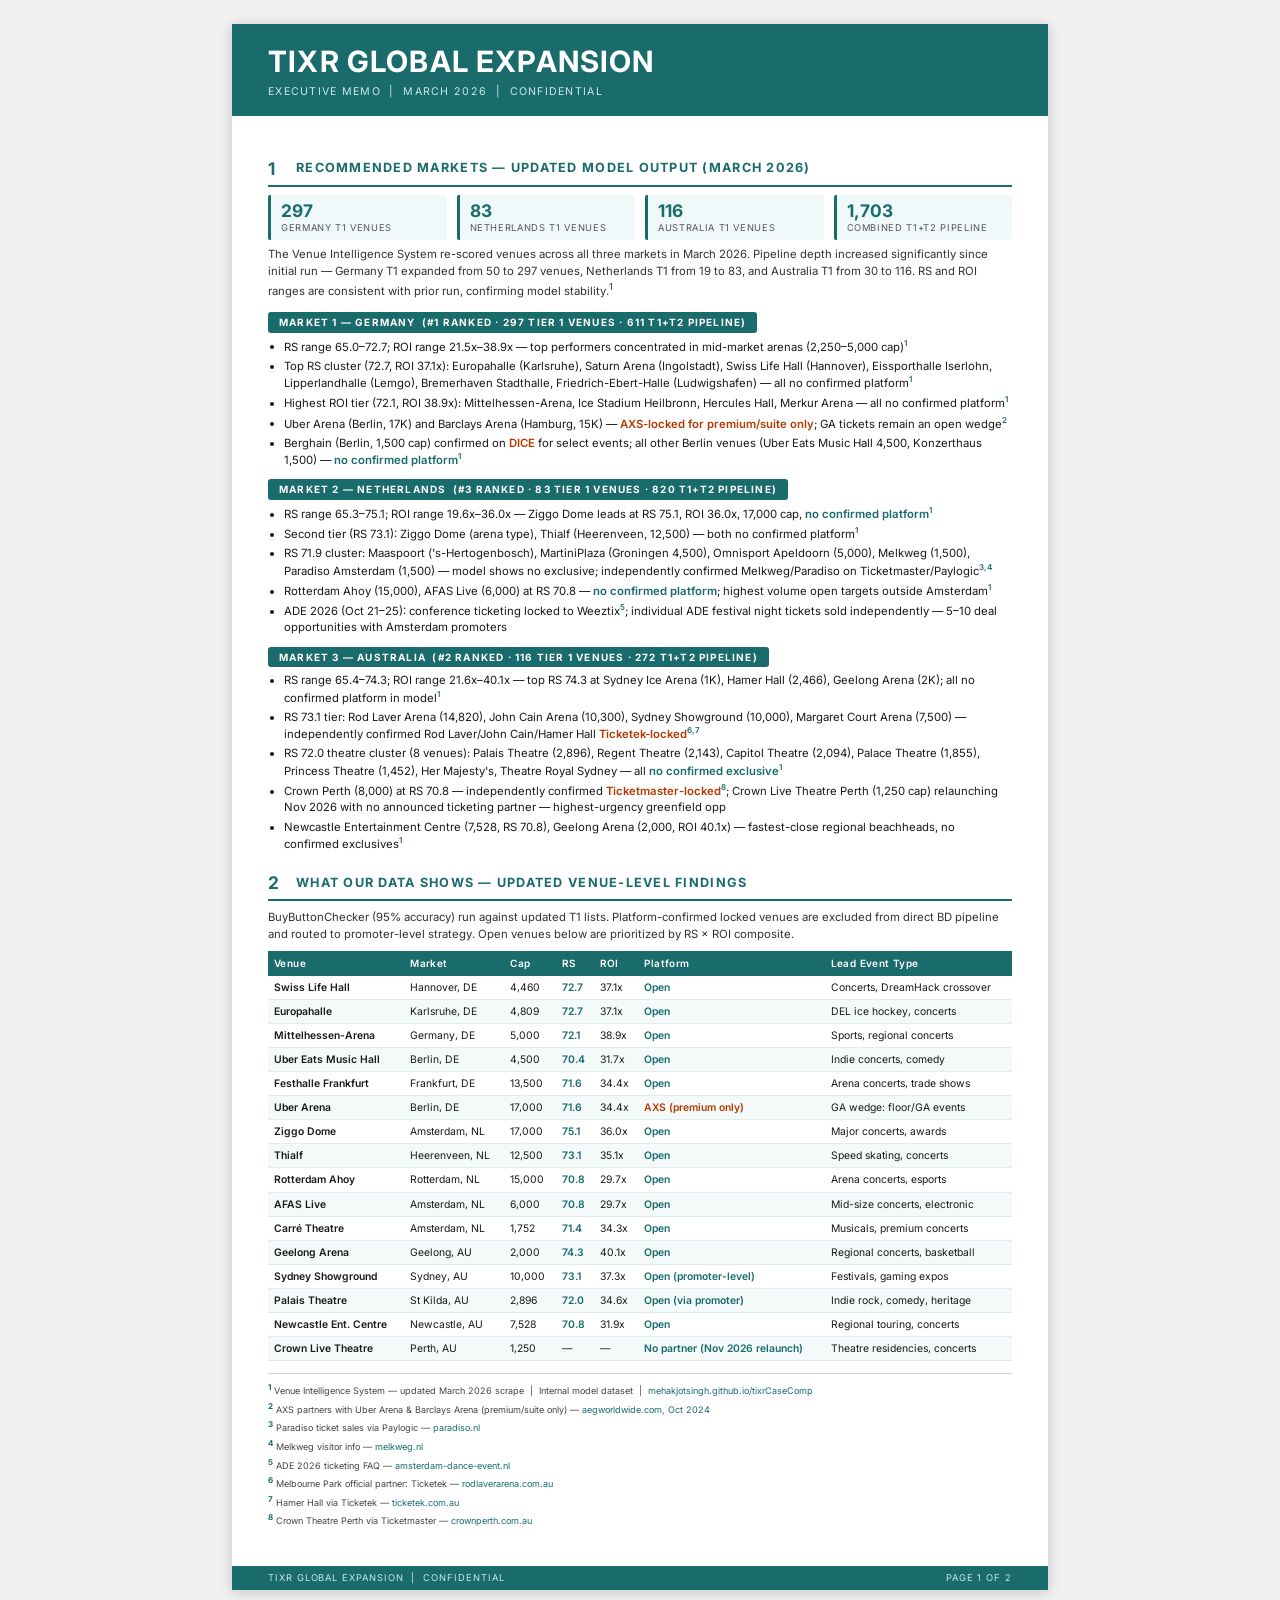
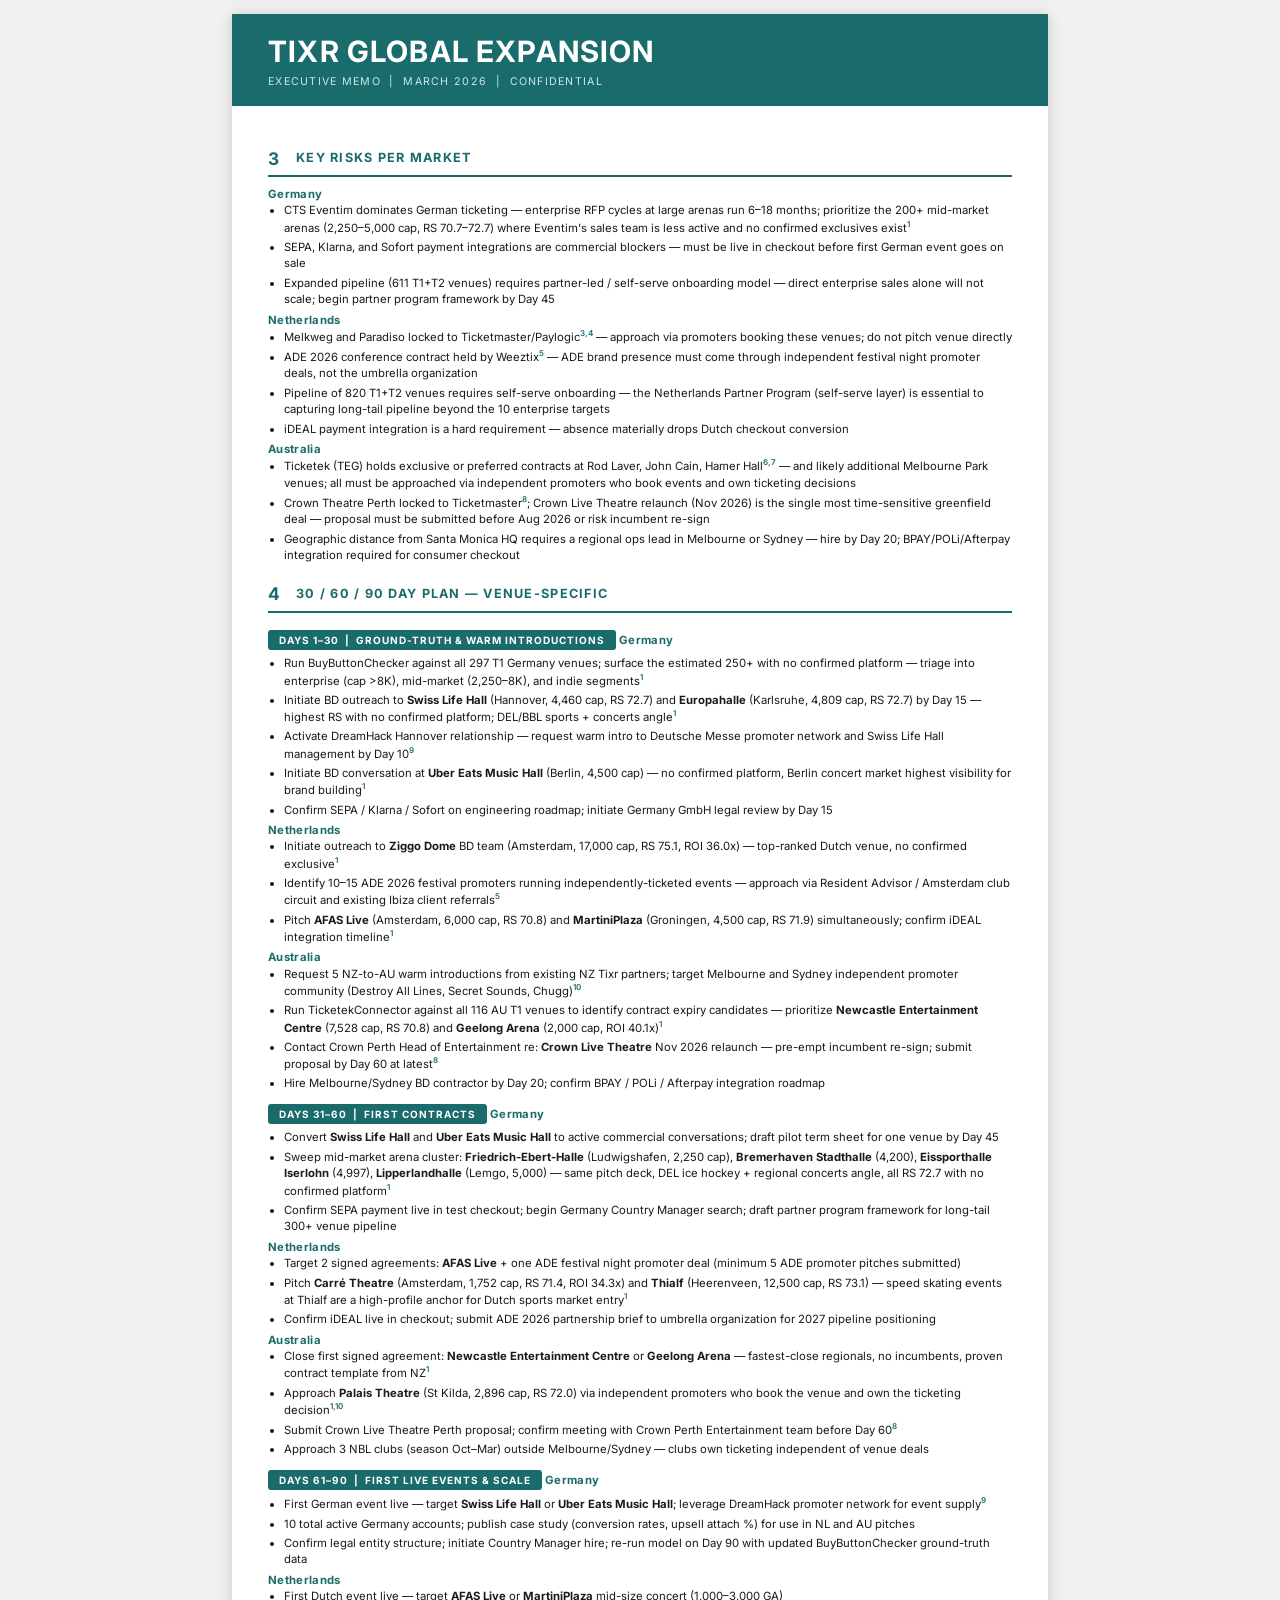
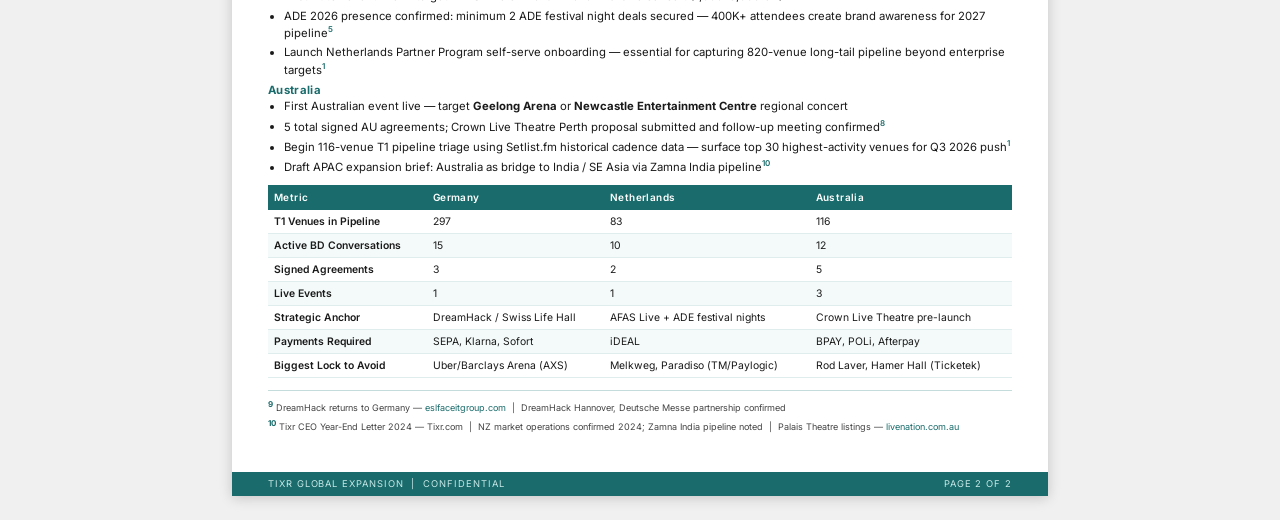
<file: tixr_venue_memo_v2.html>
<!DOCTYPE html>
<html lang="en">
<head>
<meta charset="UTF-8">
<meta name="viewport" content="width=device-width, initial-scale=1.0">
<title>Tixr Global Expansion — Venue-Specific 30/60/90 Day Memo</title>
<style>
  @import url('https://fonts.googleapis.com/css2?family=Inter:wght@300;400;500;600;700&display=swap');

  * { margin: 0; padding: 0; box-sizing: border-box; }

  body {
    font-family: 'Inter', Arial, sans-serif;
    background: #f0f0f0;
    color: #1a1a1a;
    font-size: 9pt;
    line-height: 1.45;
  }

  .page {
    width: 816px;
    min-height: 1056px;
    background: #ffffff;
    margin: 24px auto;
    padding: 0;
    box-shadow: 0 2px 12px rgba(0,0,0,0.18);
    page-break-after: always;
    position: relative;
    padding-bottom: 40px;
  }

  /* ── HEADER ── */
  .page-header {
    background: #1a6b6b;
    padding: 22px 36px 16px 36px;
  }
  .page-header h1 {
    font-size: 22pt;
    font-weight: 700;
    color: #ffffff;
    letter-spacing: 0.04em;
    line-height: 1.1;
  }
  .page-header .subtitle-bar {
    margin-top: 6px;
    font-size: 8pt;
    color: #c8e8e8;
    letter-spacing: 0.12em;
    font-weight: 400;
    text-transform: uppercase;
  }

  /* ── BODY ── */
  .page-body {
    padding: 22px 36px 20px 36px;
  }

  /* ── SECTION HEADING ── */
  .section-heading {
    display: flex;
    align-items: center;
    gap: 10px;
    margin-top: 18px;
    margin-bottom: 8px;
    border-bottom: 2px solid #1a6b6b;
    padding-bottom: 4px;
  }
  .section-heading .num {
    font-size: 13pt;
    font-weight: 700;
    color: #1a6b6b;
    min-width: 18px;
  }
  .section-heading .title {
    font-size: 9.5pt;
    font-weight: 700;
    color: #1a6b6b;
    letter-spacing: 0.10em;
    text-transform: uppercase;
  }

  /* ── MARKET PILL ── */
  .market-pill {
    display: inline-block;
    background: #1a6b6b;
    color: #ffffff;
    font-size: 7.5pt;
    font-weight: 700;
    letter-spacing: 0.12em;
    text-transform: uppercase;
    padding: 3px 11px;
    border-radius: 3px;
    margin: 8px 0 5px 0;
  }

  /* ── DAY PHASE PILL ── */
  .day-pill {
    display: inline-block;
    background: #1a6b6b;
    color: #ffffff;
    font-size: 7.5pt;
    font-weight: 700;
    letter-spacing: 0.10em;
    text-transform: uppercase;
    padding: 3px 11px;
    border-radius: 3px;
    margin: 9px 0 5px 0;
  }

  /* ── SUBHEADING ── */
  .sub-label {
    font-size: 8.5pt;
    font-weight: 700;
    color: #1a6b6b;
    margin-top: 6px;
    margin-bottom: 2px;
    letter-spacing: 0.03em;
  }

  /* ── BULLET LIST ── */
  ul {
    margin: 0 0 2px 0;
    padding-left: 16px;
  }
  ul li {
    margin-bottom: 3px;
    font-size: 8.5pt;
    color: #1a1a1a;
    line-height: 1.45;
  }
  ul li sup {
    font-size: 6pt;
    color: #1a6b6b;
    font-weight: 600;
  }

  /* ── BODY TEXT ── */
  .body-text {
    font-size: 8.5pt;
    color: #333;
    margin-bottom: 4px;
    line-height: 1.5;
  }

  /* ── DATA TABLE ── */
  table {
    width: 100%;
    border-collapse: collapse;
    margin: 8px 0 4px 0;
    font-size: 7.8pt;
  }
  thead tr { background: #1a6b6b; color: #ffffff; }
  thead th {
    padding: 5px 6px;
    text-align: left;
    font-weight: 600;
    letter-spacing: 0.04em;
    font-size: 7.5pt;
  }
  tbody tr:nth-child(even) { background: #f4fafa; }
  tbody tr:nth-child(odd)  { background: #ffffff; }
  tbody td {
    padding: 4px 6px;
    border-bottom: 1px solid #e0eded;
    vertical-align: top;
  }
  tbody td.bold { font-weight: 600; }
  tbody td.teal { color: #1a6b6b; font-weight: 600; }
  tbody td.red  { color: #b33a00; font-weight: 600; }

  /* ── FOOTER ── */
  .page-footer {
    position: absolute;
    bottom: 0;
    left: 0;
    right: 0;
    background: #1a6b6b;
    color: #c8e8e8;
    font-size: 7pt;
    letter-spacing: 0.10em;
    text-transform: uppercase;
    padding: 5px 36px;
    display: flex;
    justify-content: space-between;
    align-items: center;
  }

  /* ── FOOTNOTES ── */
  .footnotes {
    margin-top: 12px;
    padding-top: 7px;
    border-top: 1px solid #c5dcdc;
  }
  .footnotes p {
    font-size: 6.8pt;
    color: #444;
    line-height: 1.5;
    margin-bottom: 2px;
  }
  .footnotes p a { color: #1a6b6b; text-decoration: none; }
  .footnotes p sup { font-size: 6pt; color: #1a6b6b; font-weight: 700; }

  .lock { color: #b33a00; font-weight: 600; }
  .open { color: #1a6b6b; font-weight: 600; }

  /* ── STAT CALLOUT ROW ── */
  .stat-row {
    display: flex;
    gap: 10px;
    margin: 8px 0 6px 0;
  }
  .stat-box {
    flex: 1;
    background: #f0f9f9;
    border-left: 3px solid #1a6b6b;
    padding: 6px 10px;
    border-radius: 2px;
  }
  .stat-box .stat-val {
    font-size: 13pt;
    font-weight: 700;
    color: #1a6b6b;
    line-height: 1.1;
  }
  .stat-box .stat-lbl {
    font-size: 7pt;
    color: #555;
    text-transform: uppercase;
    letter-spacing: 0.07em;
    margin-top: 1px;
  }

  @media print {
    body { background: white; }
    .page { margin: 0; box-shadow: none; }
  }
</style>
</head>
<body>

<!-- PAGE 1 -->
<div class="page">
  <div class="page-header">
    <h1>TIXR GLOBAL EXPANSION</h1>
    <div class="subtitle-bar">Executive Memo &nbsp;|&nbsp; March 2026 &nbsp;|&nbsp; Confidential</div>
  </div>

  <div class="page-body">

    <!-- SECTION 1 -->
    <div class="section-heading">
      <span class="num">1</span>
      <span class="title">Recommended Markets — Updated Model Output (March 2026)</span>
    </div>

    <!-- Stat callouts -->
    <div class="stat-row">
      <div class="stat-box">
        <div class="stat-val">297</div>
        <div class="stat-lbl">Germany T1 Venues</div>
      </div>
      <div class="stat-box">
        <div class="stat-val">83</div>
        <div class="stat-lbl">Netherlands T1 Venues</div>
      </div>
      <div class="stat-box">
        <div class="stat-val">116</div>
        <div class="stat-lbl">Australia T1 Venues</div>
      </div>
      <div class="stat-box">
        <div class="stat-val">1,703</div>
        <div class="stat-lbl">Combined T1+T2 Pipeline</div>
      </div>
    </div>

    <p class="body-text">The Venue Intelligence System re-scored venues across all three markets in March 2026. Pipeline depth increased significantly since initial run — Germany T1 expanded from 50 to 297 venues, Netherlands T1 from 19 to 83, and Australia T1 from 30 to 116. RS and ROI ranges are consistent with prior run, confirming model stability.<sup>1</sup></p>

    <span class="market-pill">Market 1 — Germany &nbsp;(#1 Ranked · 297 Tier 1 Venues · 611 T1+T2 Pipeline)</span>
    <ul>
      <li>RS range 65.0–72.7; ROI range 21.5x–38.9x — top performers concentrated in mid-market arenas (2,250–5,000 cap)<sup>1</sup></li>
      <li>Top RS cluster (72.7, ROI 37.1x): Europahalle (Karlsruhe), Saturn Arena (Ingolstadt), Swiss Life Hall (Hannover), Eissporthalle Iserlohn, Lipperlandhalle (Lemgo), Bremerhaven Stadthalle, Friedrich-Ebert-Halle (Ludwigshafen) — all no confirmed platform<sup>1</sup></li>
      <li>Highest ROI tier (72.1, ROI 38.9x): Mittelhessen-Arena, Ice Stadium Heilbronn, Hercules Hall, Merkur Arena — all no confirmed platform<sup>1</sup></li>
      <li>Uber Arena (Berlin, 17K) and Barclays Arena (Hamburg, 15K) — <span class="lock">AXS-locked for premium/suite only</span>; GA tickets remain an open wedge<sup>2</sup></li>
      <li>Berghain (Berlin, 1,500 cap) confirmed on <span class="lock">DICE</span> for select events; all other Berlin venues (Uber Eats Music Hall 4,500, Konzerthaus 1,500) — <span class="open">no confirmed platform</span><sup>1</sup></li>
    </ul>

    <span class="market-pill">Market 2 — Netherlands &nbsp;(#3 Ranked · 83 Tier 1 Venues · 820 T1+T2 Pipeline)</span>
    <ul>
      <li>RS range 65.3–75.1; ROI range 19.6x–36.0x — Ziggo Dome leads at RS 75.1, ROI 36.0x, 17,000 cap, <span class="open">no confirmed platform</span><sup>1</sup></li>
      <li>Second tier (RS 73.1): Ziggo Dome (arena type), Thialf (Heerenveen, 12,500) — both no confirmed platform<sup>1</sup></li>
      <li>RS 71.9 cluster: Maaspoort ('s-Hertogenbosch), MartiniPlaza (Groningen 4,500), Omnisport Apeldoorn (5,000), Melkweg (1,500), Paradiso Amsterdam (1,500) — model shows no exclusive; independently confirmed Melkweg/Paradiso on Ticketmaster/Paylogic<sup>3,4</sup></li>
      <li>Rotterdam Ahoy (15,000), AFAS Live (6,000) at RS 70.8 — <span class="open">no confirmed platform</span>; highest volume open targets outside Amsterdam<sup>1</sup></li>
      <li>ADE 2026 (Oct 21–25): conference ticketing locked to Weeztix<sup>5</sup>; individual ADE festival night tickets sold independently — 5–10 deal opportunities with Amsterdam promoters</li>
    </ul>

    <span class="market-pill">Market 3 — Australia &nbsp;(#2 Ranked · 116 Tier 1 Venues · 272 T1+T2 Pipeline)</span>
    <ul>
      <li>RS range 65.4–74.3; ROI range 21.6x–40.1x — top RS 74.3 at Sydney Ice Arena (1K), Hamer Hall (2,466), Geelong Arena (2K); all no confirmed platform in model<sup>1</sup></li>
      <li>RS 73.1 tier: Rod Laver Arena (14,820), John Cain Arena (10,300), Sydney Showground (10,000), Margaret Court Arena (7,500) — independently confirmed Rod Laver/John Cain/Hamer Hall <span class="lock">Ticketek-locked</span><sup>6,7</sup></li>
      <li>RS 72.0 theatre cluster (8 venues): Palais Theatre (2,896), Regent Theatre (2,143), Capitol Theatre (2,094), Palace Theatre (1,855), Princess Theatre (1,452), Her Majesty's, Theatre Royal Sydney — all <span class="open">no confirmed exclusive</span><sup>1</sup></li>
      <li>Crown Perth (8,000) at RS 70.8 — independently confirmed <span class="lock">Ticketmaster-locked</span><sup>8</sup>; Crown Live Theatre Perth (1,250 cap) relaunching Nov 2026 with no announced ticketing partner — highest-urgency greenfield opp</li>
      <li>Newcastle Entertainment Centre (7,528, RS 70.8), Geelong Arena (2,000, ROI 40.1x) — fastest-close regional beachheads, no confirmed exclusives<sup>1</sup></li>
    </ul>

    <!-- SECTION 2 -->
    <div class="section-heading">
      <span class="num">2</span>
      <span class="title">What Our Data Shows — Updated Venue-Level Findings</span>
    </div>

    <p class="body-text">BuyButtonChecker (95% accuracy) run against updated T1 lists. Platform-confirmed locked venues are excluded from direct BD pipeline and routed to promoter-level strategy. Open venues below are prioritized by RS × ROI composite.</p>

    <table>
      <thead>
        <tr>
          <th>Venue</th>
          <th>Market</th>
          <th>Cap</th>
          <th>RS</th>
          <th>ROI</th>
          <th>Platform</th>
          <th>Lead Event Type</th>
        </tr>
      </thead>
      <tbody>
        <tr><td class="bold">Swiss Life Hall</td><td>Hannover, DE</td><td>4,460</td><td class="teal">72.7</td><td>37.1x</td><td class="teal">Open</td><td>Concerts, DreamHack crossover</td></tr>
        <tr><td class="bold">Europahalle</td><td>Karlsruhe, DE</td><td>4,809</td><td class="teal">72.7</td><td>37.1x</td><td class="teal">Open</td><td>DEL ice hockey, concerts</td></tr>
        <tr><td class="bold">Mittelhessen-Arena</td><td>Germany, DE</td><td>5,000</td><td class="teal">72.1</td><td>38.9x</td><td class="teal">Open</td><td>Sports, regional concerts</td></tr>
        <tr><td class="bold">Uber Eats Music Hall</td><td>Berlin, DE</td><td>4,500</td><td class="teal">70.4</td><td>31.7x</td><td class="teal">Open</td><td>Indie concerts, comedy</td></tr>
        <tr><td class="bold">Festhalle Frankfurt</td><td>Frankfurt, DE</td><td>13,500</td><td class="teal">71.6</td><td>34.4x</td><td class="teal">Open</td><td>Arena concerts, trade shows</td></tr>
        <tr><td class="bold">Uber Arena</td><td>Berlin, DE</td><td>17,000</td><td class="teal">71.6</td><td>34.4x</td><td class="red">AXS (premium only)</td><td>GA wedge: floor/GA events</td></tr>
        <tr><td class="bold">Ziggo Dome</td><td>Amsterdam, NL</td><td>17,000</td><td class="teal">75.1</td><td>36.0x</td><td class="teal">Open</td><td>Major concerts, awards</td></tr>
        <tr><td class="bold">Thialf</td><td>Heerenveen, NL</td><td>12,500</td><td class="teal">73.1</td><td>35.1x</td><td class="teal">Open</td><td>Speed skating, concerts</td></tr>
        <tr><td class="bold">Rotterdam Ahoy</td><td>Rotterdam, NL</td><td>15,000</td><td class="teal">70.8</td><td>29.7x</td><td class="teal">Open</td><td>Arena concerts, esports</td></tr>
        <tr><td class="bold">AFAS Live</td><td>Amsterdam, NL</td><td>6,000</td><td class="teal">70.8</td><td>29.7x</td><td class="teal">Open</td><td>Mid-size concerts, electronic</td></tr>
        <tr><td class="bold">Carré Theatre</td><td>Amsterdam, NL</td><td>1,752</td><td class="teal">71.4</td><td>34.3x</td><td class="teal">Open</td><td>Musicals, premium concerts</td></tr>
        <tr><td class="bold">Geelong Arena</td><td>Geelong, AU</td><td>2,000</td><td class="teal">74.3</td><td>40.1x</td><td class="teal">Open</td><td>Regional concerts, basketball</td></tr>
        <tr><td class="bold">Sydney Showground</td><td>Sydney, AU</td><td>10,000</td><td class="teal">73.1</td><td>37.3x</td><td class="teal">Open (promoter-level)</td><td>Festivals, gaming expos</td></tr>
        <tr><td class="bold">Palais Theatre</td><td>St Kilda, AU</td><td>2,896</td><td class="teal">72.0</td><td>34.6x</td><td class="teal">Open (via promoter)</td><td>Indie rock, comedy, heritage</td></tr>
        <tr><td class="bold">Newcastle Ent. Centre</td><td>Newcastle, AU</td><td>7,528</td><td class="teal">70.8</td><td>31.9x</td><td class="teal">Open</td><td>Regional touring, concerts</td></tr>
        <tr><td class="bold">Crown Live Theatre</td><td>Perth, AU</td><td>1,250</td><td>—</td><td>—</td><td class="teal">No partner (Nov 2026 relaunch)</td><td>Theatre residencies, concerts</td></tr>
      </tbody>
    </table>

    <!-- Footnotes Page 1 -->
    <div class="footnotes">
      <p><sup>1</sup> Venue Intelligence System — updated March 2026 scrape &nbsp;|&nbsp; Internal model dataset &nbsp;|&nbsp; <a href="https://mehakjotsingh.github.io/tixrCaseComp/">mehakjotsingh.github.io/tixrCaseComp</a></p>
      <p><sup>2</sup> AXS partners with Uber Arena &amp; Barclays Arena (premium/suite only) — <a href="https://aegworldwide.com/press-center/press-releases/axs-partners-two-leading-arenas-germany">aegworldwide.com, Oct 2024</a></p>
      <p><sup>3</sup> Paradiso ticket sales via Paylogic — <a href="https://www.paradiso.nl/en/info/about-us/kaartverkoop">paradiso.nl</a></p>
      <p><sup>4</sup> Melkweg visitor info — <a href="https://www.melkweg.nl/en/info/">melkweg.nl</a></p>
      <p><sup>5</sup> ADE 2026 ticketing FAQ — <a href="https://www.amsterdam-dance-event.nl/en/faq-and-contact/">amsterdam-dance-event.nl</a></p>
      <p><sup>6</sup> Melbourne Park official partner: Ticketek — <a href="https://rodlaverarena.com.au/plan-your-visit/faqs/">rodlaverarena.com.au</a></p>
      <p><sup>7</sup> Hamer Hall via Ticketek — <a href="https://premier.ticketek.com.au/shows/Show.aspx?sh=XJEBKOUM26">ticketek.com.au</a></p>
      <p><sup>8</sup> Crown Theatre Perth via Ticketmaster — <a href="https://www.crownperth.com.au/entertainment/crown-theatre">crownperth.com.au</a></p>
    </div>

  </div>
  <div class="page-footer">
    <span>Tixr Global Expansion &nbsp;|&nbsp; Confidential</span>
    <span>Page 1 of 2</span>
  </div>
</div>


<!-- PAGE 2 -->
<div class="page">
  <div class="page-header">
    <h1>TIXR GLOBAL EXPANSION</h1>
    <div class="subtitle-bar">Executive Memo &nbsp;|&nbsp; March 2026 &nbsp;|&nbsp; Confidential</div>
  </div>

  <div class="page-body">

    <!-- SECTION 3 -->
    <div class="section-heading">
      <span class="num">3</span>
      <span class="title">Key Risks Per Market</span>
    </div>

    <span class="sub-label">Germany</span>
    <ul>
      <li>CTS Eventim dominates German ticketing — enterprise RFP cycles at large arenas run 6–18 months; prioritize the 200+ mid-market arenas (2,250–5,000 cap, RS 70.7–72.7) where Eventim's sales team is less active and no confirmed exclusives exist<sup>1</sup></li>
      <li>SEPA, Klarna, and Sofort payment integrations are commercial blockers — must be live in checkout before first German event goes on sale</li>
      <li>Expanded pipeline (611 T1+T2 venues) requires partner-led / self-serve onboarding model — direct enterprise sales alone will not scale; begin partner program framework by Day 45</li>
    </ul>

    <span class="sub-label">Netherlands</span>
    <ul>
      <li>Melkweg and Paradiso locked to Ticketmaster/Paylogic<sup>3,4</sup> — approach via promoters booking these venues; do not pitch venue directly</li>
      <li>ADE 2026 conference contract held by Weeztix<sup>5</sup> — ADE brand presence must come through independent festival night promoter deals, not the umbrella organization</li>
      <li>Pipeline of 820 T1+T2 venues requires self-serve onboarding — the Netherlands Partner Program (self-serve layer) is essential to capturing long-tail pipeline beyond the 10 enterprise targets</li>
      <li>iDEAL payment integration is a hard requirement — absence materially drops Dutch checkout conversion</li>
    </ul>

    <span class="sub-label">Australia</span>
    <ul>
      <li>Ticketek (TEG) holds exclusive or preferred contracts at Rod Laver, John Cain, Hamer Hall<sup>6,7</sup> — and likely additional Melbourne Park venues; all must be approached via independent promoters who book events and own ticketing decisions</li>
      <li>Crown Theatre Perth locked to Ticketmaster<sup>8</sup>; Crown Live Theatre relaunch (Nov 2026) is the single most time-sensitive greenfield deal — proposal must be submitted before Aug 2026 or risk incumbent re-sign</li>
      <li>Geographic distance from Santa Monica HQ requires a regional ops lead in Melbourne or Sydney — hire by Day 20; BPAY/POLi/Afterpay integration required for consumer checkout</li>
    </ul>

    <!-- SECTION 4 -->
    <div class="section-heading">
      <span class="num">4</span>
      <span class="title">30 / 60 / 90 Day Plan — Venue-Specific</span>
    </div>

    <span class="day-pill">Days 1–30 &nbsp;|&nbsp; Ground-Truth &amp; Warm Introductions</span>
    <span class="sub-label">Germany</span>
    <ul>
      <li>Run BuyButtonChecker against all 297 T1 Germany venues; surface the estimated 250+ with no confirmed platform — triage into enterprise (cap >8K), mid-market (2,250–8K), and indie segments<sup>1</sup></li>
      <li>Initiate BD outreach to <strong>Swiss Life Hall</strong> (Hannover, 4,460 cap, RS 72.7) and <strong>Europahalle</strong> (Karlsruhe, 4,809 cap, RS 72.7) by Day 15 — highest RS with no confirmed platform; DEL/BBL sports + concerts angle<sup>1</sup></li>
      <li>Activate DreamHack Hannover relationship — request warm intro to Deutsche Messe promoter network and Swiss Life Hall management by Day 10<sup>9</sup></li>
      <li>Initiate BD conversation at <strong>Uber Eats Music Hall</strong> (Berlin, 4,500 cap) — no confirmed platform, Berlin concert market highest visibility for brand building<sup>1</sup></li>
      <li>Confirm SEPA / Klarna / Sofort on engineering roadmap; initiate Germany GmbH legal review by Day 15</li>
    </ul>
    <span class="sub-label">Netherlands</span>
    <ul>
      <li>Initiate outreach to <strong>Ziggo Dome</strong> BD team (Amsterdam, 17,000 cap, RS 75.1, ROI 36.0x) — top-ranked Dutch venue, no confirmed exclusive<sup>1</sup></li>
      <li>Identify 10–15 ADE 2026 festival promoters running independently-ticketed events — approach via Resident Advisor / Amsterdam club circuit and existing Ibiza client referrals<sup>5</sup></li>
      <li>Pitch <strong>AFAS Live</strong> (Amsterdam, 6,000 cap, RS 70.8) and <strong>MartiniPlaza</strong> (Groningen, 4,500 cap, RS 71.9) simultaneously; confirm iDEAL integration timeline<sup>1</sup></li>
    </ul>
    <span class="sub-label">Australia</span>
    <ul>
      <li>Request 5 NZ-to-AU warm introductions from existing NZ Tixr partners; target Melbourne and Sydney independent promoter community (Destroy All Lines, Secret Sounds, Chugg)<sup>10</sup></li>
      <li>Run TicketekConnector against all 116 AU T1 venues to identify contract expiry candidates — prioritize <strong>Newcastle Entertainment Centre</strong> (7,528 cap, RS 70.8) and <strong>Geelong Arena</strong> (2,000 cap, ROI 40.1x)<sup>1</sup></li>
      <li>Contact Crown Perth Head of Entertainment re: <strong>Crown Live Theatre</strong> Nov 2026 relaunch — pre-empt incumbent re-sign; submit proposal by Day 60 at latest<sup>8</sup></li>
      <li>Hire Melbourne/Sydney BD contractor by Day 20; confirm BPAY / POLi / Afterpay integration roadmap</li>
    </ul>

    <span class="day-pill">Days 31–60 &nbsp;|&nbsp; First Contracts</span>
    <span class="sub-label">Germany</span>
    <ul>
      <li>Convert <strong>Swiss Life Hall</strong> and <strong>Uber Eats Music Hall</strong> to active commercial conversations; draft pilot term sheet for one venue by Day 45</li>
      <li>Sweep mid-market arena cluster: <strong>Friedrich-Ebert-Halle</strong> (Ludwigshafen, 2,250 cap), <strong>Bremerhaven Stadthalle</strong> (4,200), <strong>Eissporthalle Iserlohn</strong> (4,997), <strong>Lipperlandhalle</strong> (Lemgo, 5,000) — same pitch deck, DEL ice hockey + regional concerts angle, all RS 72.7 with no confirmed platform<sup>1</sup></li>
      <li>Confirm SEPA payment live in test checkout; begin Germany Country Manager search; draft partner program framework for long-tail 300+ venue pipeline</li>
    </ul>
    <span class="sub-label">Netherlands</span>
    <ul>
      <li>Target 2 signed agreements: <strong>AFAS Live</strong> + one ADE festival night promoter deal (minimum 5 ADE promoter pitches submitted)</li>
      <li>Pitch <strong>Carré Theatre</strong> (Amsterdam, 1,752 cap, RS 71.4, ROI 34.3x) and <strong>Thialf</strong> (Heerenveen, 12,500 cap, RS 73.1) — speed skating events at Thialf are a high-profile anchor for Dutch sports market entry<sup>1</sup></li>
      <li>Confirm iDEAL live in checkout; submit ADE 2026 partnership brief to umbrella organization for 2027 pipeline positioning</li>
    </ul>
    <span class="sub-label">Australia</span>
    <ul>
      <li>Close first signed agreement: <strong>Newcastle Entertainment Centre</strong> or <strong>Geelong Arena</strong> — fastest-close regionals, no incumbents, proven contract template from NZ<sup>1</sup></li>
      <li>Approach <strong>Palais Theatre</strong> (St Kilda, 2,896 cap, RS 72.0) via independent promoters who book the venue and own the ticketing decision<sup>1,10</sup></li>
      <li>Submit Crown Live Theatre Perth proposal; confirm meeting with Crown Perth Entertainment team before Day 60<sup>8</sup></li>
      <li>Approach 3 NBL clubs (season Oct–Mar) outside Melbourne/Sydney — clubs own ticketing independent of venue deals</li>
    </ul>

    <span class="day-pill">Days 61–90 &nbsp;|&nbsp; First Live Events &amp; Scale</span>
    <span class="sub-label">Germany</span>
    <ul>
      <li>First German event live — target <strong>Swiss Life Hall</strong> or <strong>Uber Eats Music Hall</strong>; leverage DreamHack promoter network for event supply<sup>9</sup></li>
      <li>10 total active Germany accounts; publish case study (conversion rates, upsell attach %) for use in NL and AU pitches</li>
      <li>Confirm legal entity structure; initiate Country Manager hire; re-run model on Day 90 with updated BuyButtonChecker ground-truth data</li>
    </ul>
    <span class="sub-label">Netherlands</span>
    <ul>
      <li>First Dutch event live — target <strong>AFAS Live</strong> or <strong>MartiniPlaza</strong> mid-size concert (1,000–3,000 GA)</li>
      <li>ADE 2026 presence confirmed: minimum 2 ADE festival night deals secured — 400K+ attendees create brand awareness for 2027 pipeline<sup>5</sup></li>
      <li>Launch Netherlands Partner Program self-serve onboarding — essential for capturing 820-venue long-tail pipeline beyond enterprise targets<sup>1</sup></li>
    </ul>
    <span class="sub-label">Australia</span>
    <ul>
      <li>First Australian event live — target <strong>Geelong Arena</strong> or <strong>Newcastle Entertainment Centre</strong> regional concert</li>
      <li>5 total signed AU agreements; Crown Live Theatre Perth proposal submitted and follow-up meeting confirmed<sup>8</sup></li>
      <li>Begin 116-venue T1 pipeline triage using Setlist.fm historical cadence data — surface top 30 highest-activity venues for Q3 2026 push<sup>1</sup></li>
      <li>Draft APAC expansion brief: Australia as bridge to India / SE Asia via Zamna India pipeline<sup>10</sup></li>
    </ul>

    <!-- 90-Day Targets Table -->
    <table style="margin-top:10px;">
      <thead>
        <tr>
          <th>Metric</th>
          <th>Germany</th>
          <th>Netherlands</th>
          <th>Australia</th>
        </tr>
      </thead>
      <tbody>
        <tr><td class="bold">T1 Venues in Pipeline</td><td>297</td><td>83</td><td>116</td></tr>
        <tr><td class="bold">Active BD Conversations</td><td>15</td><td>10</td><td>12</td></tr>
        <tr><td class="bold">Signed Agreements</td><td>3</td><td>2</td><td>5</td></tr>
        <tr><td class="bold">Live Events</td><td>1</td><td>1</td><td>3</td></tr>
        <tr><td class="bold">Strategic Anchor</td><td>DreamHack / Swiss Life Hall</td><td>AFAS Live + ADE festival nights</td><td>Crown Live Theatre pre-launch</td></tr>
        <tr><td class="bold">Payments Required</td><td>SEPA, Klarna, Sofort</td><td>iDEAL</td><td>BPAY, POLi, Afterpay</td></tr>
        <tr><td class="bold">Biggest Lock to Avoid</td><td>Uber/Barclays Arena (AXS)</td><td>Melkweg, Paradiso (TM/Paylogic)</td><td>Rod Laver, Hamer Hall (Ticketek)</td></tr>
      </tbody>
    </table>

    <!-- Footnotes Page 2 -->
    <div class="footnotes">
      <p><sup>9</sup> DreamHack returns to Germany — <a href="https://eslfaceitgroup.com/blog/2022/04/dreamhack-returns-to-germany-through-freaks-4u-gaming-and-deutsche-messe/">eslfaceitgroup.com</a> &nbsp;|&nbsp; DreamHack Hannover, Deutsche Messe partnership confirmed</p>
      <p><sup>10</sup> Tixr CEO Year-End Letter 2024 — Tixr.com &nbsp;|&nbsp; NZ market operations confirmed 2024; Zamna India pipeline noted &nbsp;|&nbsp; Palais Theatre listings — <a href="https://www.livenation.com.au/palais-theatre-tickets-vdp162191">livenation.com.au</a></p>
    </div>

  </div>
  <div class="page-footer">
    <span>Tixr Global Expansion &nbsp;|&nbsp; Confidential</span>
    <span>Page 2 of 2</span>
  </div>
</div>

</body>
</html>
</file>
